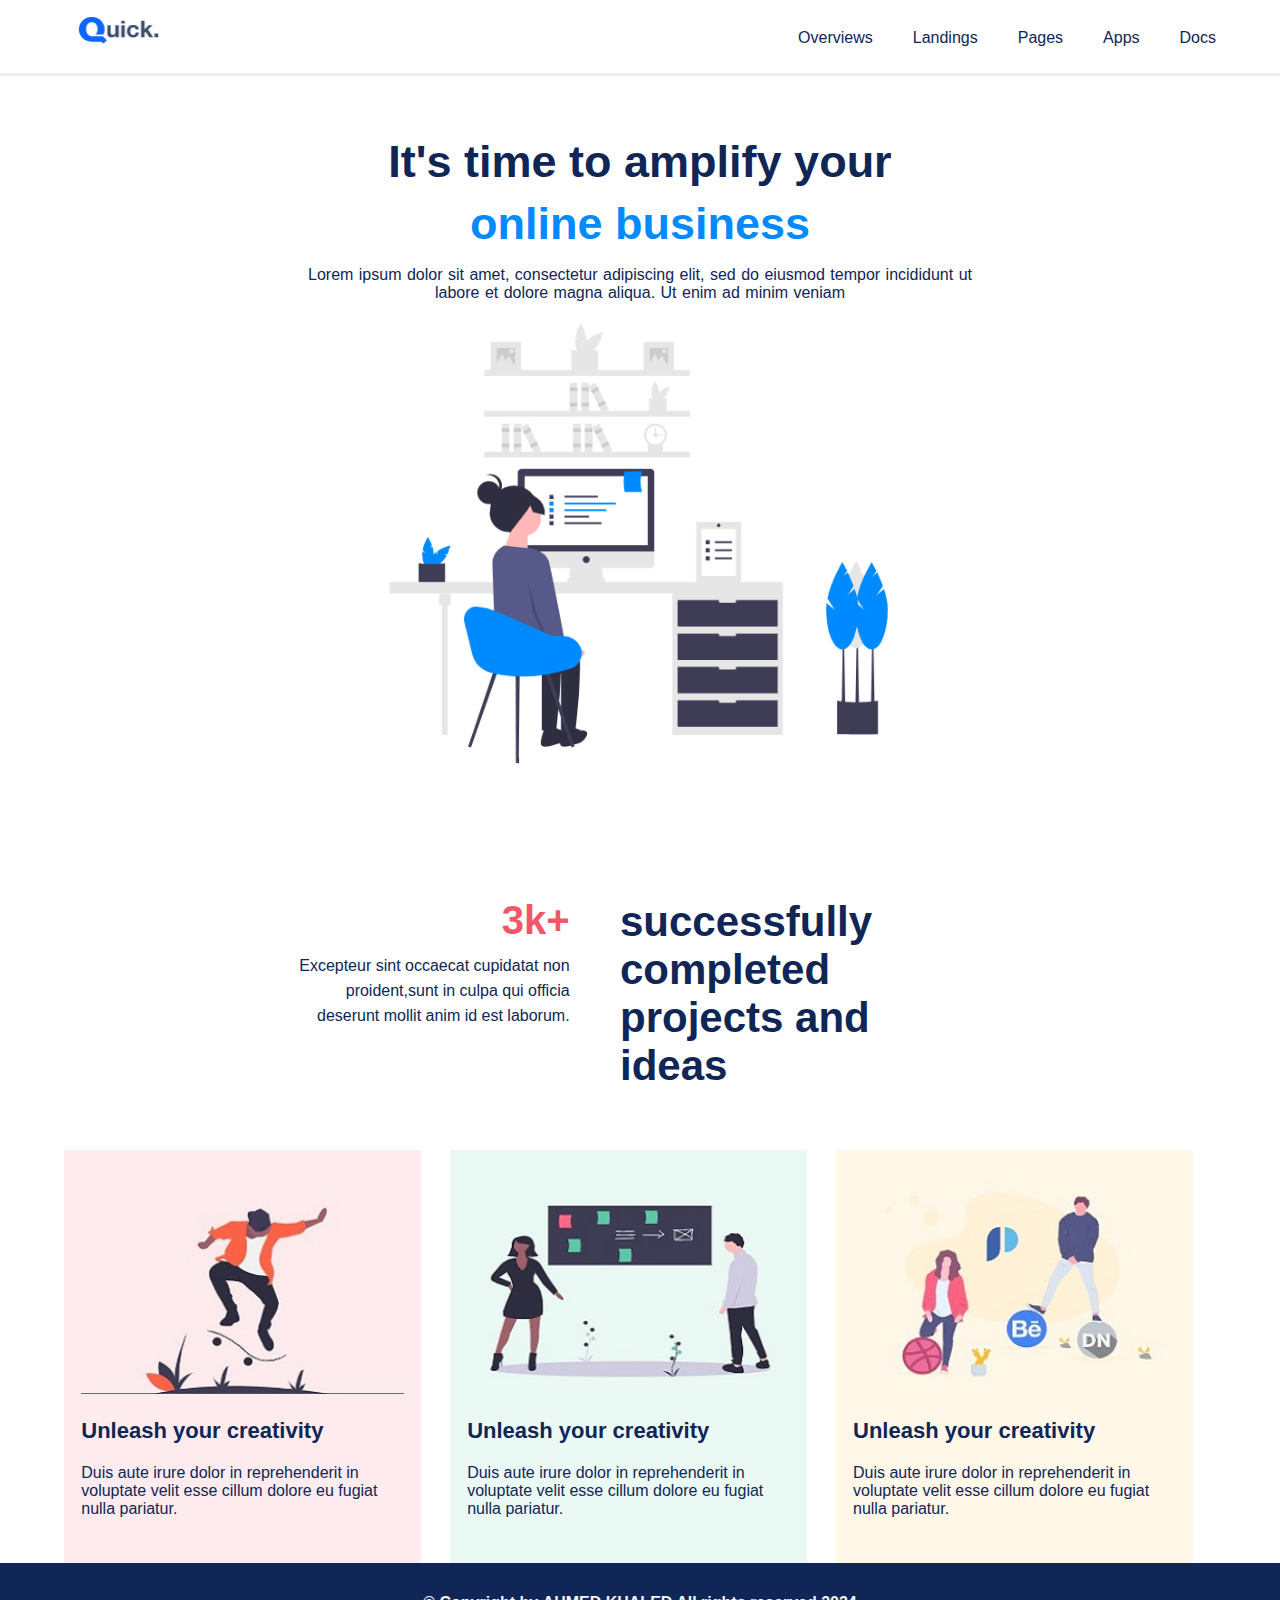
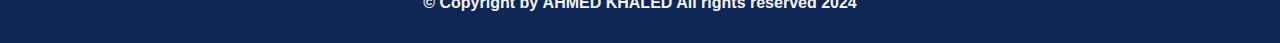
<file: index.html>
<!DOCTYPE html>
<html lang="en">


<head>

	<meta charset="UTF-8">
	<meta name="viewport" content="width=device-width, initial-scale=1.0">

	<title>Quick</title>

    <link rel="icon" type="image/jpg" href="img/logo.png">

	<link rel="stylesheet" href="css/style.css">

</head>


<body>

	<!-- header start -->
    <header>
    	<div class="container">
    		<div class="logo">
    			<img src="img/logo.png" alt="Quick">
    		</div>
    		<nav class="menu">
    			<ul>
    				<li><a href="#">Overviews</a></li>
    				<li><a href="#">Landings</a></li>
    				<li><a href="#">Pages</a></li>
    				<li><a href="#">Apps</a></li>
    				<li><a href="#">Docs</a></li>
    			</ul>
    		</nav>
    	</div>
    </header>
    <!-- header end -->


    <!-- banner start -->
    <section class="banner">
    	<div class="container2">
    	    <div class="b_content">
    	    	<h1>It's time to amplify your</h1>
    	    	<h2>online business</h2>
    	    	<p>Lorem ipsum dolor sit amet, consectetur adipiscing elit, sed do eiusmod tempor incididunt ut labore et dolore magna aliqua. Ut enim ad minim veniam</p>
    	    	<div class="b_img">
    	    		<img src="img/banner.png" alt="Quick">
    	    	</div>
    	    </div>
    	</div>
    </section>	    	
    <!-- banner end -->


    <!-- success start -->
    <section class="success">
    	<div class="container2">
    		<div class="s_content">
    			<div class="s_left">
    			    <h2>3k+</h2>
    			    <p>Excepteur sint occaecat cupidatat non proident,sunt in culpa qui officia deserunt mollit anim id est laborum.</p>
    			</div>
    			<div class="s_right">
    			    <h1>successfully <br> completed <br> projects and ideas</h1>
    	        </div>
    	    </div>
    	</div>
    </section>	
    <!-- success end -->


    <!--feature start-->
    <section class="feature">
        <div class="container">
	        <div class="f_content">

	            <!--single start-->	
	            <div class="f_single pink">
	                <div class="f_img">
		                <img src="img/skateboarding.jpg" alt="Quick">
	                </div>

	                <h2>Unleash your creativity</h2>
	                <p>Duis aute irure dolor in reprehenderit in voluptate velit esse cillum dolore eu fugiat nulla pariatur.</p>	
	            </div>

                <div class="f_single green">
	                <div class="f_img">
		                <img src="img/man&woman_conversation.jpg">
	                </div>
	                <h2>Unleash your creativity</h2>
	                <p>Duis aute irure dolor in reprehenderit in voluptate velit esse cillum dolore eu fugiat nulla pariatur.</p>	
            	</div>

                <div class="f_single yellow">
	                <div class="f_img">
		                <img src="img/services.jpg">
	                </div>
	                <h2>Unleash your creativity</h2>
	                <p>Duis aute irure dolor in reprehenderit in voluptate velit esse cillum dolore eu fugiat nulla pariatur.</p>	
	            </div>
                <!--single end-->	
	        </div>
        </div>	
    </section>	
    <!--feature end-->


    <!-- footer start-->
	<footer class="ft">
	    <p class="end">© Copyright by
		<b class="stt">AHMED KHALED</b>
	    All rights reserved 2024</p>

    </footer>
    <!-- footer end--> 


</body> 


</html>
</file>
<file: css/style.css>
/*common start*/
body{
	margin: 0;
	padding: 0;
}
/*common end*/


/* header start */

header {
    border-bottom: 3px solid #EDEFF3;
    padding:10px 0;

}

.container {
	width: 90%;
	/*border: 1px solid red;*/
	margin: 0 auto;
	overflow: hidden;
}

.logo {
    width: 10%;
    /*border:1px solid red;*/
    float: left; 
}

  .logo img {
  	width: 100%;
}

.menu {
	margin-top: 3px;
	width: 45%;
	/*border: 1px solid red;*/
	float: right;
}

.menu ul {
	float: right;
}

.menu ul li {
	list-style: none;
	float: left;
}

.menu ul li a {
	font-family: sans-serif;
	font-size: 16px;
	font-weight: 400;
	color:#0F2656;
	text-decoration: none;
	margin: 0px 20px;
	display: inline-block;
}

.menu ul li:last-child a{
	margin-right: 0;
}
/* header end */


/*banner start*/

.banner{
	padding: 60px 0;
	/*border: 1px solid red;*/

}
.container2{
	width: 55%;
	margin: 0 auto;
	/*border: 1px solid green;*/
}

.b_content{
	font-family: sans-serif;
	text-align: center;	
}

.b_content h1 {
	margin:0;
	font-size: 45px;
	font-weight: 700;
	color: #0f2656;
}

.b_content h2 {
	margin: 10px 0;
	font-size: 45px;
	font-weight: 700;
	color: #008AFF;
}

.b_content p {
	font-size: 16px;
	font-weight: 400;
	color: #0f2656;
	letter-height: 23px;
	word-spacing: 1px;
}

.b_img {
	margin: 0 auto;
	width: 75%;
	/*border: 1px solid red;*/
}

.b_img img {
	width: 100%;
}
/*banner end*/


/*success start*/

.success{
	padding: 60px 0;
}
.s_content{
	overflow: hidden;
	font-family: sans-serif;
		
}

.s_left{
	width: 40%;
	/*border: 1px solid;*/
	float: left;
	text-align: right;
}
.s_left h2{
	font-size: 40px;
	font-weight: 700;
	color: #F15767;
	margin: 0 0 10px;	
}
.s_left p{
	font-size: 16px;
	font-weight: 400;
	color: #0F2656;
	margin: 0;
	line-height: 25px;
	word-soacing: 1px;
}

.s_right{
	width: 50%;
	/*border: 1px solid;*/
	float: right;
	padding: 0px 20px 0px 10px;
}

.s_right h1{
	font-size: 42px;
	font-weight: 700;
	color: #0F2656;
	line-weight: 50px;
	margin: 0;		
}
/*success end*/


/*feature start*/
.feature{

}
.f_content{
	overflow: hidden;
}
.f_single{
	width: 28%;
	/*border: 1px solid;*/
	font-family: sans-serif;
	color: #0F2656;
	padding: 30px 1.5% 45px;
	float: left;
	margin-right: 2.5%;
}

.f_single:last-child{
	margin-right: 0;
}

.pink{
	background-color:#FDEBED ;
}
.green{
	background-color:#EBF9F4;
}
.yellow{
	background-color:#FFF7E8;
}

.f_img{

}

.f_img img{
	width: 100%;
}

.f_single h2{
	font-size: 22px;
	font-weight: 700;
	margin: 20px 0;
}

.f_single p{
	font-size: 16px;
	font-weight: 400;
	margin: 0;
}
/*feature end*/


/*footer start*/
.the end {
    background-color: #008AFF;
    color: whitesmoke;
    font-family: sans-serif;
    width: 50%;
    text-align: center;
    padding: 15px 0px 15px 0px;
}

p {
    display: block;
    margin-block-start: 1em;
    margin-block-end: 1em;
    margin-inline-start: 0px;
    margin-inline-end: 0px;
    unicode-bidi: isolate;
}
.ft{
    background-color: #0F2656;
    color: whitesmoke;
    font-family: verdana, sans-serif;
    width: 100%;
    text-align: center;
    padding: 15px 0px 15px 0px;
}
.end {
    font-weight: 700;
}


/*footer end*/
</file>
